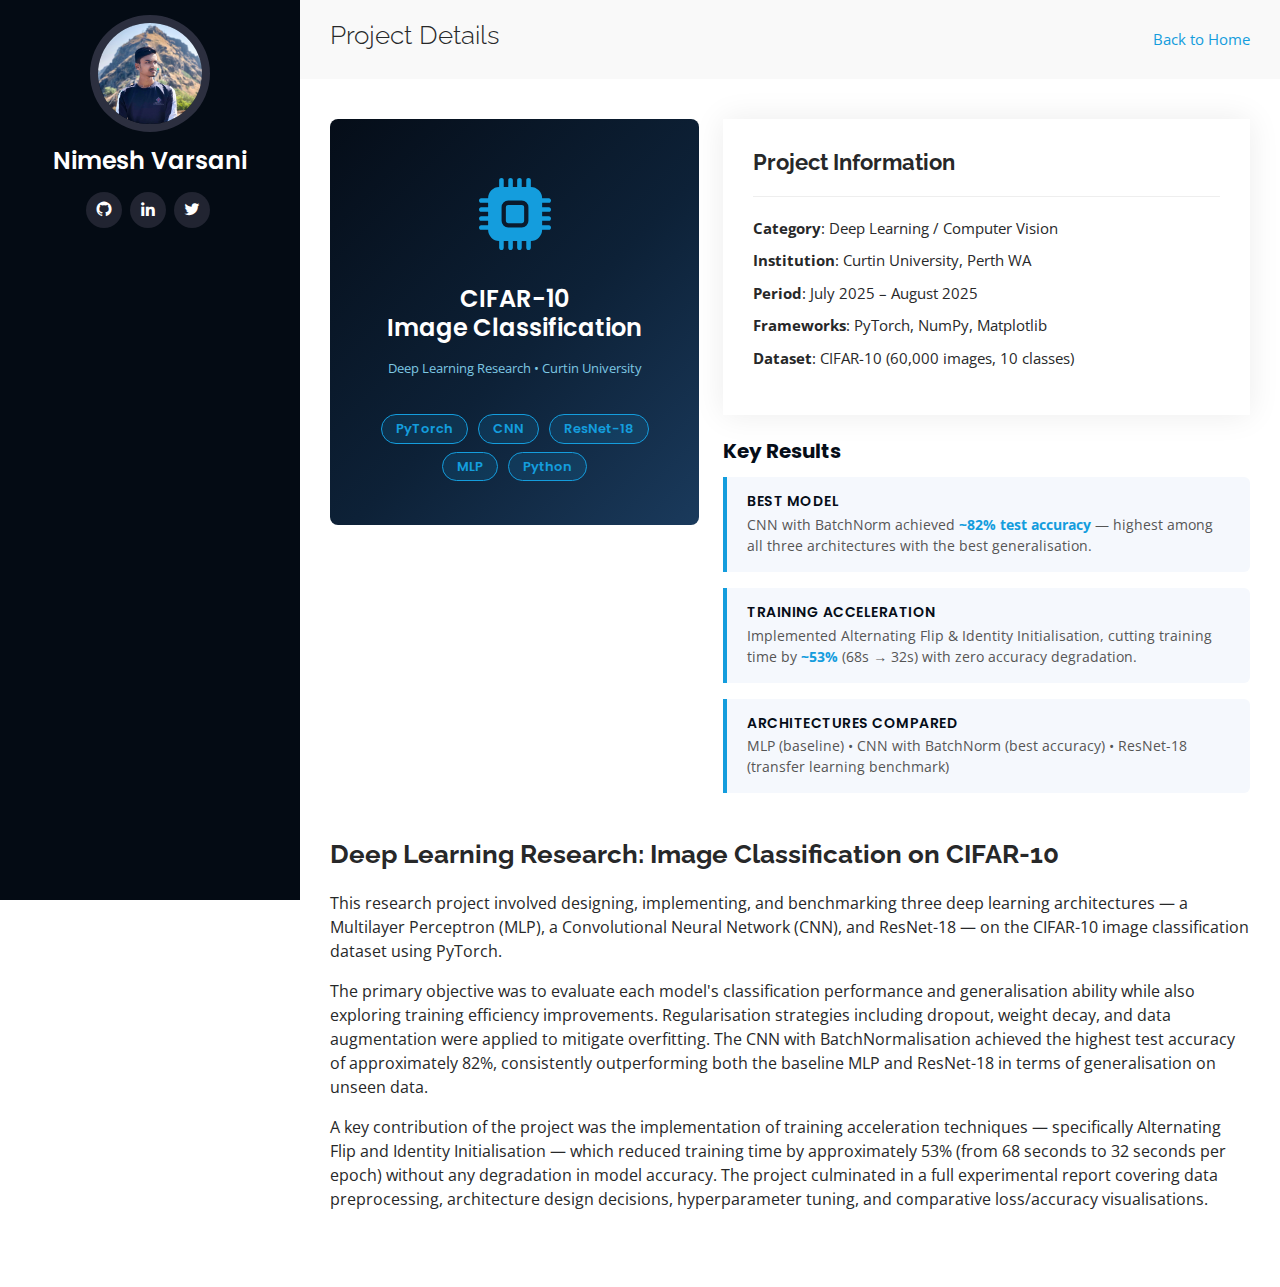
<file: cifar10-details.html>
<!DOCTYPE html>
<html lang="en">

<head>
  <meta charset="utf-8">
  <meta content="width=device-width, initial-scale=1.0" name="viewport">

  <title>CIFAR-10 Image Classification | Nimesh Varsani</title>
  <meta content="Deep learning research project benchmarking MLP, CNN, and ResNet-18 on CIFAR-10 using PyTorch." name="description">

  <!-- Favicons -->
  <link href="assets/img/favicon.png" rel="icon">
  <link href="assets/img/apple-touch-icon.png" rel="apple-touch-icon">

  <!-- Google Fonts -->
  <link href="https://fonts.googleapis.com/css?family=Open+Sans:300,300i,400,400i,600,600i,700,700i|Raleway:300,300i,400,400i,500,500i,600,600i,700,700i|Poppins:300,300i,400,400i,500,500i,600,600i,700,700i" rel="stylesheet">

  <!-- Vendor CSS Files -->
  <link href="assets/vendor/aos/aos.css" rel="stylesheet">
  <link href="assets/vendor/bootstrap/css/bootstrap.min.css" rel="stylesheet">
  <link href="assets/vendor/bootstrap-icons/bootstrap-icons.css" rel="stylesheet">
  <link href="assets/vendor/boxicons/css/boxicons.min.css" rel="stylesheet">
  <link href="assets/vendor/glightbox/css/glightbox.min.css" rel="stylesheet">
  <link href="assets/vendor/swiper/swiper-bundle.min.css" rel="stylesheet">

  <!-- Template Main CSS File -->
  <link href="assets/css/style.css" rel="stylesheet">

  <style>
    .ai-hero-banner {
      background: linear-gradient(135deg, #050d18 0%, #0d2137 55%, #1a3a5c 100%);
      border-radius: 8px;
      display: flex;
      flex-direction: column;
      align-items: center;
      justify-content: center;
      min-height: 320px;
      padding: 40px 20px;
    }
    .stat-badge {
      display: inline-block;
      background: rgba(20, 157, 221, 0.15);
      border: 1px solid #149ddd;
      color: #149ddd;
      border-radius: 20px;
      padding: 4px 14px;
      font-size: 13px;
      font-family: 'Poppins', sans-serif;
      font-weight: 600;
      margin: 4px 3px;
    }
    .result-card {
      background: #f5f8fd;
      border-left: 4px solid #149ddd;
      padding: 16px 20px;
      margin-bottom: 16px;
      border-radius: 0 6px 6px 0;
    }
    .result-card h6 {
      font-family: 'Poppins', sans-serif;
      font-weight: 600;
      color: #050d18;
      margin-bottom: 4px;
      font-size: 14px;
      text-transform: uppercase;
      letter-spacing: 0.5px;
    }
    .result-card p {
      margin: 0;
      font-size: 14px;
      color: #555;
    }
    .result-card .highlight {
      color: #149ddd;
      font-weight: 700;
    }
  </style>
</head>

<body>

  <!-- ======= Mobile nav toggle button ======= -->
  <i class="bi bi-list mobile-nav-toggle d-xl-none"></i>

  <!-- ======= Header ======= -->
  <header id="header">
    <div class="d-flex flex-column">
      <div class="profile">
        <img src="assets/img/profile-img.jpg" alt="" class="img-fluid rounded-circle">
        <h1 class="text-light"><a href="index.html">Nimesh Varsani</a></h1>
        <div class="social-links mt-3 text-center">
          <a href="https://github.com/NimeshVarsani" target="_blank" class="github"><i class="bx bxl-github"></i></a>
          <a href="https://www.linkedin.com/in/nimeshvarsani" target="_blank" class="linkedin"><i class="bx bxl-linkedin"></i></a>
          <a href="https://twitter.com/nimesh_varsani" target="_blank" class="twitter"><i class="bx bxl-twitter"></i></a>
        </div>
      </div>
    </div>
  </header><!-- End Header -->

  <main id="main">

    <!-- ======= Breadcrumbs ======= -->
    <section id="breadcrumbs" class="breadcrumbs">
      <div class="container">
        <div class="d-flex justify-content-between align-items-center">
          <h2>Project Details</h2>
          <ol>
            <li><a href="index.html">Back to Home</a></li>
          </ol>
        </div>
      </div>
    </section>

    <!-- ======= Portfolio Details Section ======= -->
    <section id="portfolio-details" class="portfolio-details">
      <div class="container">

        <div class="row gy-4">

          <div class="col-lg-5">
            <div class="ai-hero-banner">
              <i class="bi bi-cpu-fill" style="font-size:72px; color:#149ddd;"></i>
              <h4 style="color:#fff; font-family:'Poppins',sans-serif; font-weight:600; margin-top:18px; text-align:center;">CIFAR-10<br>Image Classification</h4>
              <p style="color:#7ec8e3; font-size:13px; margin-top:8px; text-align:center;">Deep Learning Research &bull; Curtin University</p>
              <div style="margin-top:16px; text-align:center;">
                <span class="stat-badge">PyTorch</span>
                <span class="stat-badge">CNN</span>
                <span class="stat-badge">ResNet-18</span>
                <span class="stat-badge">MLP</span>
                <span class="stat-badge">Python</span>
              </div>
            </div>
          </div>

          <div class="col-lg-7">
            <div class="portfolio-info">
              <h3>Project Information</h3>
              <ul>
                <li><strong>Category</strong>: Deep Learning / Computer Vision</li>
                <li><strong>Institution</strong>: Curtin University, Perth WA</li>
                <li><strong>Period</strong>: July 2025 &ndash; August 2025</li>
                <li><strong>Frameworks</strong>: PyTorch, NumPy, Matplotlib</li>
                <li><strong>Dataset</strong>: CIFAR-10 (60,000 images, 10 classes)</li>
              </ul>
            </div>

            <div class="mt-4">
              <h5 style="font-family:'Poppins',sans-serif; font-weight:700; color:#050d18; margin-bottom:14px;">Key Results</h5>

              <div class="result-card">
                <h6>Best Model</h6>
                <p>CNN with BatchNorm achieved <span class="highlight">~82% test accuracy</span> — highest among all three architectures with the best generalisation.</p>
              </div>

              <div class="result-card">
                <h6>Training Acceleration</h6>
                <p>Implemented Alternating Flip &amp; Identity Initialisation, cutting training time by <span class="highlight">~53%</span> (68s &rarr; 32s) with zero accuracy degradation.</p>
              </div>

              <div class="result-card">
                <h6>Architectures Compared</h6>
                <p>MLP (baseline) &bull; CNN with BatchNorm (best accuracy) &bull; ResNet-18 (transfer learning benchmark)</p>
              </div>
            </div>
          </div>

        </div>

        <div class="portfolio-description">
          <h2>Deep Learning Research: Image Classification on CIFAR-10</h2>
          <p>
            This research project involved designing, implementing, and benchmarking three deep learning architectures — a Multilayer Perceptron (MLP), a Convolutional Neural Network (CNN), and ResNet-18 — on the CIFAR-10 image classification dataset using PyTorch.
          </p>
          <p>
            The primary objective was to evaluate each model's classification performance and generalisation ability while also exploring training efficiency improvements. Regularisation strategies including dropout, weight decay, and data augmentation were applied to mitigate overfitting. The CNN with BatchNormalisation achieved the highest test accuracy of approximately 82%, consistently outperforming both the baseline MLP and ResNet-18 in terms of generalisation on unseen data.
          </p>
          <p>
            A key contribution of the project was the implementation of training acceleration techniques — specifically Alternating Flip and Identity Initialisation — which reduced training time by approximately 53% (from 68 seconds to 32 seconds per epoch) without any degradation in model accuracy. The project culminated in a full experimental report covering data preprocessing, architecture design decisions, hyperparameter tuning, and comparative loss/accuracy visualisations.
          </p>
        </div>

      </div>
    </section>

  </main>

  <a href="#" class="back-to-top d-flex align-items-center justify-content-center"><i class="bi bi-arrow-up-short"></i></a>

  <!-- Vendor JS Files -->
  <script src="assets/vendor/purecounter/purecounter_vanilla.js"></script>
  <script src="assets/vendor/aos/aos.js"></script>
  <script src="assets/vendor/bootstrap/js/bootstrap.bundle.min.js"></script>
  <script src="assets/vendor/glightbox/js/glightbox.min.js"></script>
  <script src="assets/vendor/isotope-layout/isotope.pkgd.min.js"></script>
  <script src="assets/vendor/swiper/swiper-bundle.min.js"></script>
  <script src="assets/vendor/typed.js/typed.umd.js"></script>
  <script src="assets/vendor/waypoints/noframework.waypoints.js"></script>

  <script src="assets/js/main.js"></script>

</body>

</html>
</file>
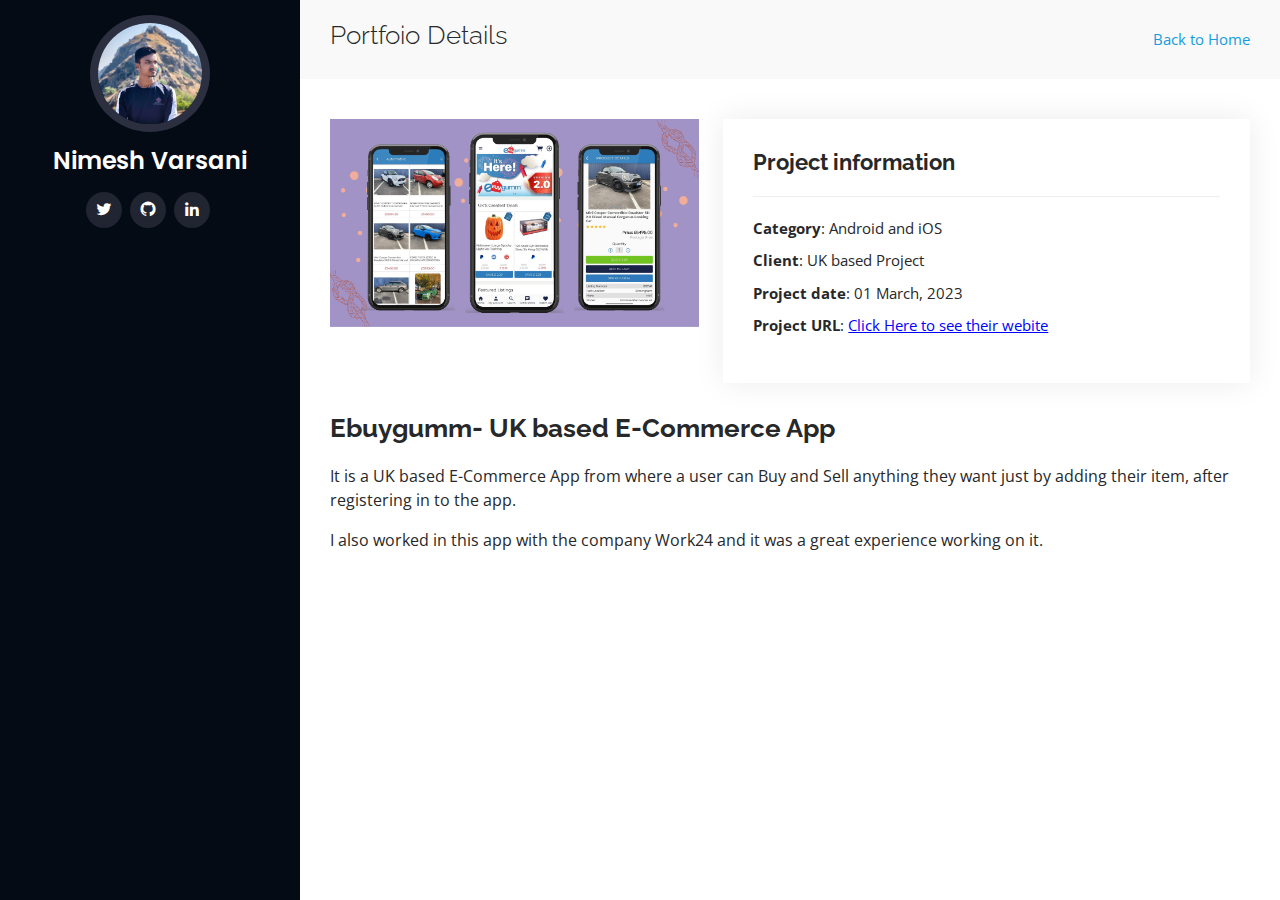
<file: ebuygumm-details.html>
<!DOCTYPE html>
<html lang="en">

<head>
  <meta charset="utf-8">
  <meta content="width=device-width, initial-scale=1.0" name="viewport">

  <title>Portfolio Details</title>
  <meta content="" name="description">
  <meta content="" name="keywords">

  <!-- Favicons -->
  <link href="assets/img/favicon.png" rel="icon">
  <link href="assets/img/apple-touch-icon.png" rel="apple-touch-icon">

  <!-- Google Fonts -->
  <link href="https://fonts.googleapis.com/css?family=Open+Sans:300,300i,400,400i,600,600i,700,700i|Raleway:300,300i,400,400i,500,500i,600,600i,700,700i|Poppins:300,300i,400,400i,500,500i,600,600i,700,700i" rel="stylesheet">

  <!-- Vendor CSS Files -->
  <link href="assets/vendor/aos/aos.css" rel="stylesheet">
  <link href="assets/vendor/bootstrap/css/bootstrap.min.css" rel="stylesheet">
  <link href="assets/vendor/bootstrap-icons/bootstrap-icons.css" rel="stylesheet">
  <link href="assets/vendor/boxicons/css/boxicons.min.css" rel="stylesheet">
  <link href="assets/vendor/glightbox/css/glightbox.min.css" rel="stylesheet">
  <link href="assets/vendor/swiper/swiper-bundle.min.css" rel="stylesheet">

  <!-- Template Main CSS File -->
  <link href="assets/css/style.css" rel="stylesheet">
</head>

<body>

  <!-- ======= Mobile nav toggle button ======= -->
  <i class="bi bi-list mobile-nav-toggle d-xl-none"></i>

  <!-- ======= Header ======= -->
  <header id="header">
    <div class="d-flex flex-column">

      <div class="profile">
        <img src="assets/img/profile-img.jpg" alt="" class="img-fluid rounded-circle">
        <h1 class="text-light"><a href="index.html">Nimesh Varsani</a></h1>
        <div class="social-links mt-3 text-center">
          <a href="https://twitter.com/nimesh_varsani" target="_blank" class="twitter"><i class="bx bxl-twitter"></i></a>
          <a href="https://github.com/NimeshVarsani" target="_blank" class="github"><i class="bx bxl-github"></i></a>
          <a href="https://www.linkedin.com/in/nimesh-varsani/" target="_blank" class="linkedin"><i class="bx bxl-linkedin"></i></a>
        </div>
      </div>

      <!-- <nav id="navbar" class="nav-menu navbar">
        <ul>
          <li><a href="#hero" class="nav-link scrollto active"><i class="bx bx-home"></i> <span>Home</span></a></li>
          <li><a href="#about" class="nav-link scrollto"><i class="bx bx-user"></i> <span>About</span></a></li>
          <li><a href="#resume" class="nav-link scrollto"><i class="bx bx-file-blank"></i> <span>Resume</span></a></li>
          <li><a href="#portfolio" class="nav-link scrollto"><i class="bx bx-book-content"></i> <span>Portfolio</span></a></li>
          <li><a href="#services" class="nav-link scrollto"><i class="bx bx-server"></i> <span>Services</span></a></li>
          <li><a href="#contact" class="nav-link scrollto"><i class="bx bx-envelope"></i> <span>Contact</span></a></li>
        </ul>
      </nav> -->
      
      <!-- .nav-menu -->
    </div>
  </header><!-- End Header -->

  <main id="main">

    <!-- ======= Breadcrumbs ======= -->
    <section id="breadcrumbs" class="breadcrumbs">
      <div class="container">

        <div class="d-flex justify-content-between align-items-center">
          <h2>Portfoio Details</h2>
          <ol>
            <li><a href="index.html">Back to Home</a></li>
            <!-- <li>Portfoio Details</li> -->
          </ol>
        </div>

      </div>
    </section><!-- End Breadcrumbs -->

    <!-- ======= Portfolio Details Section ======= -->
    <section id="portfolio-details" class="portfolio-details">
      <div class="container">

        <div class="row gy-4">

          <div class="col-lg-5">
            <div class="portfolio-details-slider swiper">
              <div class="swiper-wrapper align-items-center">

                <div class="swiper-slide">
                  <img src="assets/img/portfolio/ebuygumm.png" alt="">
                </div>

              </div>
              <div class="swiper-pagination"></div>
            </div>
          </div>

          <div class="col-lg-7">
            <div class="portfolio-info">
              <h3>Project information</h3>
              <ul>
                <li><strong>Category</strong>: Android and iOS </li>
                <li><strong>Client</strong>: UK based Project</li>
                <li><strong>Project date</strong>: 01 March, 2023</li>
                <li><strong>Project URL</strong>: <a href="https://ebuygumm.co.uk/" target="_blank"> 
                  <span style="text-decoration: underline; color: blue;">Click Here to see their webite</span>
                </a></li>
              </ul>
            </div>
            
          </div>

        </div>

        <div class="portfolio-description">
          <h2>Ebuygumm- UK based E-Commerce App</h2>
          <p>
            It is a UK based E-Commerce App from where a user can Buy and Sell anything they want just by adding their item, after registering in to the app.
          </p>
          <p>
            I also worked in this app with the company Work24 and it was a great experience working on it.
          </p>
        </div>

      </div>
    </section><!-- End Portfolio Details Section -->

  </main><!-- End #main -->


  <a href="#" class="back-to-top d-flex align-items-center justify-content-center"><i class="bi bi-arrow-up-short"></i></a>

  <!-- Vendor JS Files -->
  <script src="assets/vendor/purecounter/purecounter_vanilla.js"></script>
  <script src="assets/vendor/aos/aos.js"></script>
  <script src="assets/vendor/bootstrap/js/bootstrap.bundle.min.js"></script>
  <script src="assets/vendor/glightbox/js/glightbox.min.js"></script>
  <script src="assets/vendor/isotope-layout/isotope.pkgd.min.js"></script>
  <script src="assets/vendor/swiper/swiper-bundle.min.js"></script>
  <script src="assets/vendor/typed.js/typed.umd.js"></script>
  <script src="assets/vendor/waypoints/noframework.waypoints.js"></script>
  <script src="assets/vendor/php-email-form/validate.js"></script>

  <!-- Template Main JS File -->
  <script src="assets/js/main.js"></script>

</body>

</html>
</file>
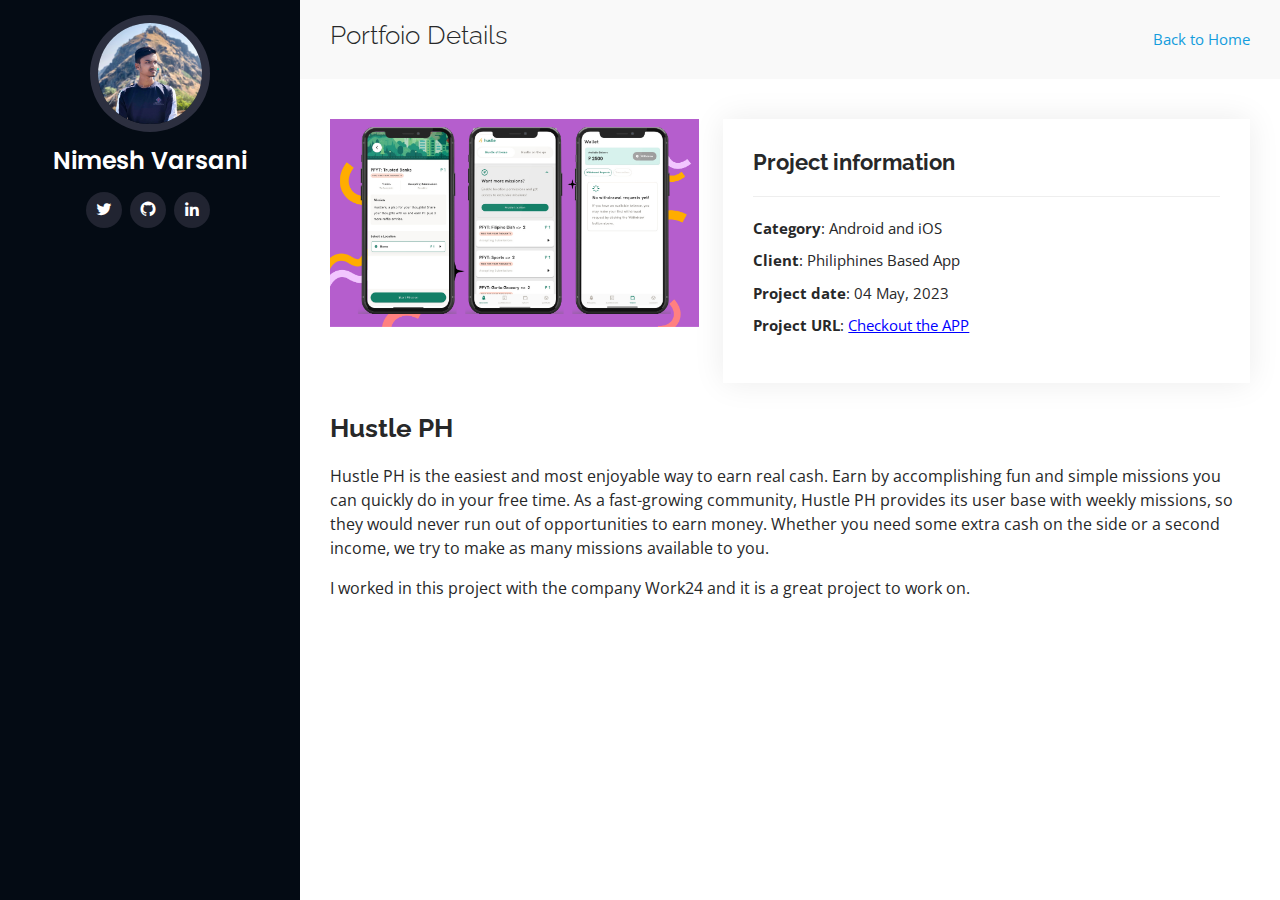
<file: hustle-details.html>
<!DOCTYPE html>
<html lang="en">

<head>
  <meta charset="utf-8">
  <meta content="width=device-width, initial-scale=1.0" name="viewport">

  <title>Portfolio Details</title>
  <meta content="" name="description">
  <meta content="" name="keywords">

  <!-- Favicons -->
  <link href="assets/img/favicon.png" rel="icon">
  <link href="assets/img/apple-touch-icon.png" rel="apple-touch-icon">

  <!-- Google Fonts -->
  <link href="https://fonts.googleapis.com/css?family=Open+Sans:300,300i,400,400i,600,600i,700,700i|Raleway:300,300i,400,400i,500,500i,600,600i,700,700i|Poppins:300,300i,400,400i,500,500i,600,600i,700,700i" rel="stylesheet">

  <!-- Vendor CSS Files -->
  <link href="assets/vendor/aos/aos.css" rel="stylesheet">
  <link href="assets/vendor/bootstrap/css/bootstrap.min.css" rel="stylesheet">
  <link href="assets/vendor/bootstrap-icons/bootstrap-icons.css" rel="stylesheet">
  <link href="assets/vendor/boxicons/css/boxicons.min.css" rel="stylesheet">
  <link href="assets/vendor/glightbox/css/glightbox.min.css" rel="stylesheet">
  <link href="assets/vendor/swiper/swiper-bundle.min.css" rel="stylesheet">

  <!-- Template Main CSS File -->
  <link href="assets/css/style.css" rel="stylesheet">
</head>

<body>

  <!-- ======= Mobile nav toggle button ======= -->
  <i class="bi bi-list mobile-nav-toggle d-xl-none"></i>

  <!-- ======= Header ======= -->
  <header id="header">
    <div class="d-flex flex-column">

      <div class="profile">
        <img src="assets/img/profile-img.jpg" alt="" class="img-fluid rounded-circle">
        <h1 class="text-light"><a href="index.html">Nimesh Varsani</a></h1>
        <div class="social-links mt-3 text-center">
          <a href="https://twitter.com/nimesh_varsani" target="_blank" class="twitter"><i class="bx bxl-twitter"></i></a>
          <a href="https://github.com/NimeshVarsani" target="_blank" class="github"><i class="bx bxl-github"></i></a>
          <a href="https://www.linkedin.com/in/nimesh-varsani/" target="_blank" class="linkedin"><i class="bx bxl-linkedin"></i></a>
        </div>
      </div>

      <!-- <nav id="navbar" class="nav-menu navbar">
        <ul>
          <li><a href="#hero" class="nav-link scrollto active"><i class="bx bx-home"></i> <span>Home</span></a></li>
          <li><a href="#about" class="nav-link scrollto"><i class="bx bx-user"></i> <span>About</span></a></li>
          <li><a href="#resume" class="nav-link scrollto"><i class="bx bx-file-blank"></i> <span>Resume</span></a></li>
          <li><a href="#portfolio" class="nav-link scrollto"><i class="bx bx-book-content"></i> <span>Portfolio</span></a></li>
          <li><a href="#services" class="nav-link scrollto"><i class="bx bx-server"></i> <span>Services</span></a></li>
          <li><a href="#contact" class="nav-link scrollto"><i class="bx bx-envelope"></i> <span>Contact</span></a></li>
        </ul>
      </nav> -->
      
      <!-- .nav-menu -->
    </div>
  </header><!-- End Header -->

  <main id="main">

    <!-- ======= Breadcrumbs ======= -->
    <section id="breadcrumbs" class="breadcrumbs">
      <div class="container">

        <div class="d-flex justify-content-between align-items-center">
          <h2>Portfoio Details</h2>
          <ol>
            <li><a href="index.html">Back to Home</a></li>
            <!-- <li>Portfoio Details</li> -->
          </ol>
        </div>

      </div>
    </section><!-- End Breadcrumbs -->

    <!-- ======= Portfolio Details Section ======= -->
    <section id="portfolio-details" class="portfolio-details">
      <div class="container">

        <div class="row gy-4">

          <div class="col-lg-5">
            <div class="portfolio-details-slider swiper">
              <div class="swiper-wrapper align-items-center">

                <div class="swiper-slide">
                  <img src="assets/img/portfolio/Hustle_ph.png" alt="">
                </div>

              </div>
              <div class="swiper-pagination"></div>
            </div>
          </div>

          <div class="col-lg-7">
            <div class="portfolio-info">
              <h3>Project information</h3>
              <ul>
                <li><strong>Category</strong>: Android and iOS </li>
                <li><strong>Client</strong>: Philiphines Based App </li>
                <li><strong>Project date</strong>: 04 May, 2023</li>
                <li><strong>Project URL</strong>: <a href="https://play.google.com/store/apps/details?id=com.hustleph.hustleph&hl=en_US" target="_blank"> 
                  <span style="text-decoration: underline; color: blue;">Checkout the APP</span>
                </a></li>
              </ul>
            </div>
            
          </div>

        </div>

        <div class="portfolio-description">
          <h2>Hustle PH</h2>
          <p>
            Hustle PH is the easiest and most enjoyable way to earn real cash. Earn by accomplishing fun and simple missions you can quickly do in your free time. As a fast-growing community, Hustle PH provides its user base with weekly missions, so they would never run out of opportunities to earn money. Whether you need some extra cash on the side or a second income, we try to make as many missions available to you.
          </p>
          <p>
            I worked in this project with the company Work24 and it is a great project to work on.
          </p>
        </div>

      </div>
    </section><!-- End Portfolio Details Section -->

  </main><!-- End #main -->


  <a href="#" class="back-to-top d-flex align-items-center justify-content-center"><i class="bi bi-arrow-up-short"></i></a>

  <!-- Vendor JS Files -->
  <script src="assets/vendor/purecounter/purecounter_vanilla.js"></script>
  <script src="assets/vendor/aos/aos.js"></script>
  <script src="assets/vendor/bootstrap/js/bootstrap.bundle.min.js"></script>
  <script src="assets/vendor/glightbox/js/glightbox.min.js"></script>
  <script src="assets/vendor/isotope-layout/isotope.pkgd.min.js"></script>
  <script src="assets/vendor/swiper/swiper-bundle.min.js"></script>
  <script src="assets/vendor/typed.js/typed.umd.js"></script>
  <script src="assets/vendor/waypoints/noframework.waypoints.js"></script>
  <script src="assets/vendor/php-email-form/validate.js"></script>

  <!-- Template Main JS File -->
  <script src="assets/js/main.js"></script>

</body>

</html>
</file>
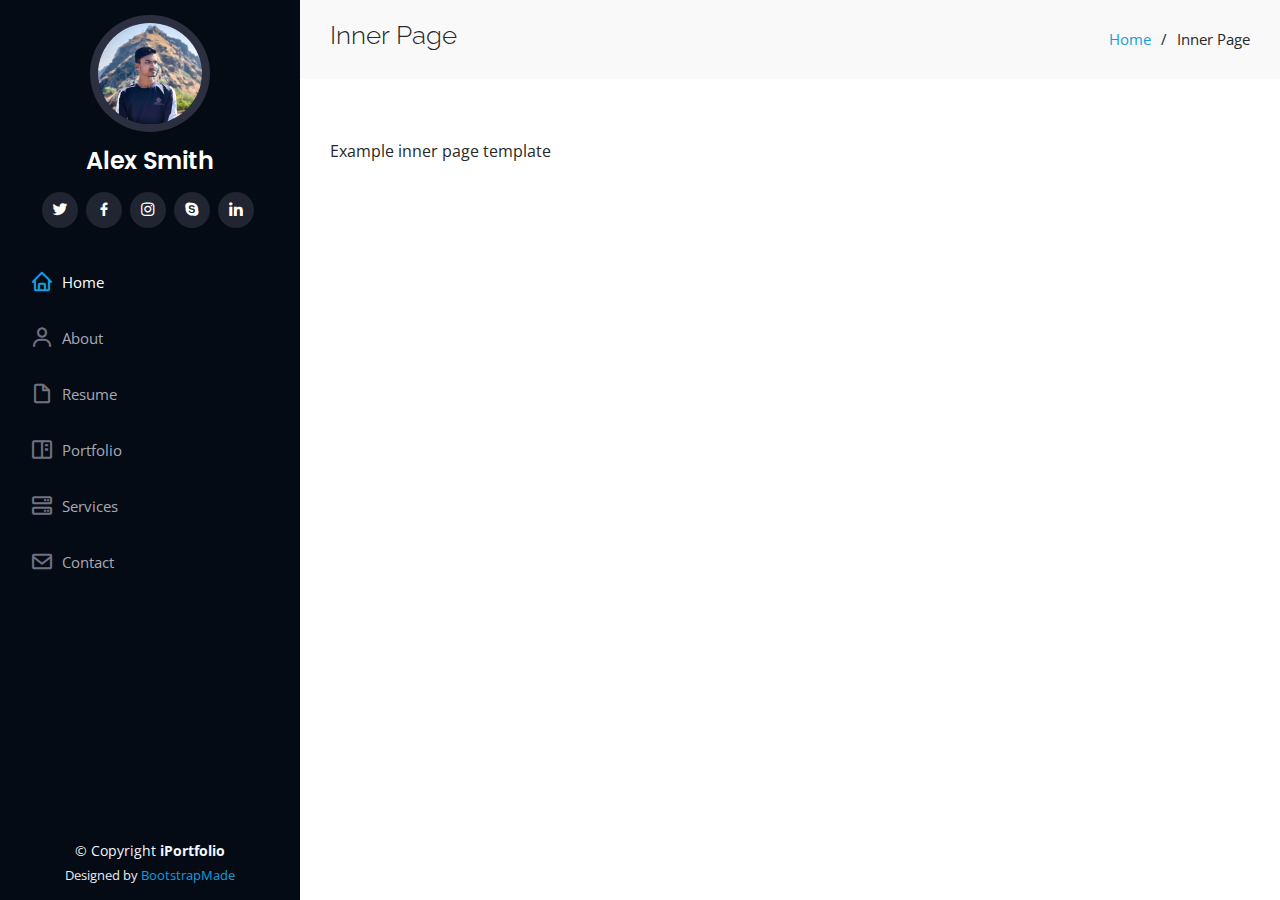
<file: inner-page.html>
<!DOCTYPE html>
<html lang="en">

<head>
  <meta charset="utf-8">
  <meta content="width=device-width, initial-scale=1.0" name="viewport">

  <title>Inner Page - iPortfolio Bootstrap Template</title>
  <meta content="" name="description">
  <meta content="" name="keywords">

  <!-- Favicons -->
  <link href="assets/img/favicon.png" rel="icon">
  <link href="assets/img/apple-touch-icon.png" rel="apple-touch-icon">

  <!-- Google Fonts -->
  <link href="https://fonts.googleapis.com/css?family=Open+Sans:300,300i,400,400i,600,600i,700,700i|Raleway:300,300i,400,400i,500,500i,600,600i,700,700i|Poppins:300,300i,400,400i,500,500i,600,600i,700,700i" rel="stylesheet">

  <!-- Vendor CSS Files -->
  <link href="assets/vendor/aos/aos.css" rel="stylesheet">
  <link href="assets/vendor/bootstrap/css/bootstrap.min.css" rel="stylesheet">
  <link href="assets/vendor/bootstrap-icons/bootstrap-icons.css" rel="stylesheet">
  <link href="assets/vendor/boxicons/css/boxicons.min.css" rel="stylesheet">
  <link href="assets/vendor/glightbox/css/glightbox.min.css" rel="stylesheet">
  <link href="assets/vendor/swiper/swiper-bundle.min.css" rel="stylesheet">

  <!-- Template Main CSS File -->
  <link href="assets/css/style.css" rel="stylesheet">

  <!-- =======================================================
  * Template Name: iPortfolio
  * Updated: May 30 2023 with Bootstrap v5.3.0
  * Template URL: https://bootstrapmade.com/iportfolio-bootstrap-portfolio-websites-template/
  * Author: BootstrapMade.com
  * License: https://bootstrapmade.com/license/
  ======================================================== -->
</head>

<body>

  <!-- ======= Mobile nav toggle button ======= -->
  <i class="bi bi-list mobile-nav-toggle d-xl-none"></i>

  <!-- ======= Header ======= -->
  <header id="header">
    <div class="d-flex flex-column">

      <div class="profile">
        <img src="assets/img/profile-img.jpg" alt="" class="img-fluid rounded-circle">
        <h1 class="text-light"><a href="index.html">Alex Smith</a></h1>
        <div class="social-links mt-3 text-center">
          <a href="#" class="twitter"><i class="bx bxl-twitter"></i></a>
          <a href="#" class="facebook"><i class="bx bxl-facebook"></i></a>
          <a href="#" class="instagram"><i class="bx bxl-instagram"></i></a>
          <a href="#" class="google-plus"><i class="bx bxl-skype"></i></a>
          <a href="#" class="linkedin"><i class="bx bxl-linkedin"></i></a>
        </div>
      </div>

      <nav id="navbar" class="nav-menu navbar">
        <ul>
          <li><a href="#hero" class="nav-link scrollto active"><i class="bx bx-home"></i> <span>Home</span></a></li>
          <li><a href="#about" class="nav-link scrollto"><i class="bx bx-user"></i> <span>About</span></a></li>
          <li><a href="#resume" class="nav-link scrollto"><i class="bx bx-file-blank"></i> <span>Resume</span></a></li>
          <li><a href="#portfolio" class="nav-link scrollto"><i class="bx bx-book-content"></i> <span>Portfolio</span></a></li>
          <li><a href="#services" class="nav-link scrollto"><i class="bx bx-server"></i> <span>Services</span></a></li>
          <li><a href="#contact" class="nav-link scrollto"><i class="bx bx-envelope"></i> <span>Contact</span></a></li>
        </ul>
      </nav><!-- .nav-menu -->
    </div>
  </header><!-- End Header -->

  <main id="main">

    <!-- ======= Breadcrumbs ======= -->
    <section class="breadcrumbs">
      <div class="container">

        <div class="d-flex justify-content-between align-items-center">
          <h2>Inner Page</h2>
          <ol>
            <li><a href="index.html">Home</a></li>
            <li>Inner Page</li>
          </ol>
        </div>

      </div>
    </section><!-- End Breadcrumbs -->

    <section class="inner-page">
      <div class="container">
        <p>
          Example inner page template
        </p>
      </div>
    </section>

  </main><!-- End #main -->

  <!-- ======= Footer ======= -->
  <footer id="footer">
    <div class="container">
      <div class="copyright">
        &copy; Copyright <strong><span>iPortfolio</span></strong>
      </div>
      <div class="credits">
        <!-- All the links in the footer should remain intact. -->
        <!-- You can delete the links only if you purchased the pro version. -->
        <!-- Licensing information: https://bootstrapmade.com/license/ -->
        <!-- Purchase the pro version with working PHP/AJAX contact form: https://bootstrapmade.com/iportfolio-bootstrap-portfolio-websites-template/ -->
        Designed by <a href="https://bootstrapmade.com/">BootstrapMade</a>
      </div>
    </div>
  </footer><!-- End  Footer -->

  <a href="#" class="back-to-top d-flex align-items-center justify-content-center"><i class="bi bi-arrow-up-short"></i></a>

  <!-- Vendor JS Files -->
  <script src="assets/vendor/purecounter/purecounter_vanilla.js"></script>
  <script src="assets/vendor/aos/aos.js"></script>
  <script src="assets/vendor/bootstrap/js/bootstrap.bundle.min.js"></script>
  <script src="assets/vendor/glightbox/js/glightbox.min.js"></script>
  <script src="assets/vendor/isotope-layout/isotope.pkgd.min.js"></script>
  <script src="assets/vendor/swiper/swiper-bundle.min.js"></script>
  <script src="assets/vendor/typed.js/typed.umd.js"></script>
  <script src="assets/vendor/waypoints/noframework.waypoints.js"></script>
  <script src="assets/vendor/php-email-form/validate.js"></script>

  <!-- Template Main JS File -->
  <script src="assets/js/main.js"></script>

</body>

</html>
</file>
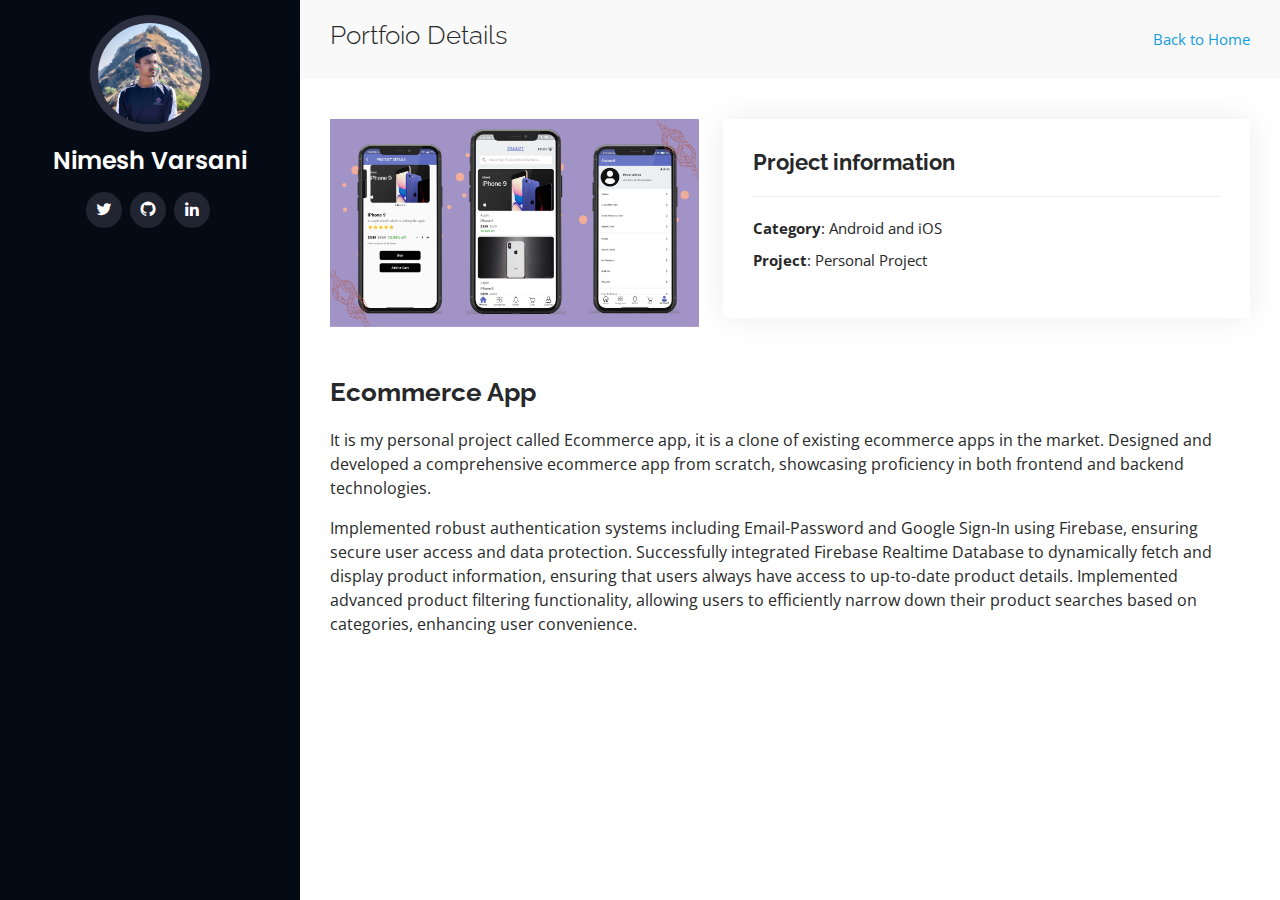
<file: mmart-details.html>
<!DOCTYPE html>
<html lang="en">

<head>
  <meta charset="utf-8">
  <meta content="width=device-width, initial-scale=1.0" name="viewport">

  <title>Portfolio Details</title>
  <meta content="" name="description">
  <meta content="" name="keywords">

  <!-- Favicons -->
  <link href="assets/img/favicon.png" rel="icon">
  <link href="assets/img/apple-touch-icon.png" rel="apple-touch-icon">

  <!-- Google Fonts -->
  <link href="https://fonts.googleapis.com/css?family=Open+Sans:300,300i,400,400i,600,600i,700,700i|Raleway:300,300i,400,400i,500,500i,600,600i,700,700i|Poppins:300,300i,400,400i,500,500i,600,600i,700,700i" rel="stylesheet">

  <!-- Vendor CSS Files -->
  <link href="assets/vendor/aos/aos.css" rel="stylesheet">
  <link href="assets/vendor/bootstrap/css/bootstrap.min.css" rel="stylesheet">
  <link href="assets/vendor/bootstrap-icons/bootstrap-icons.css" rel="stylesheet">
  <link href="assets/vendor/boxicons/css/boxicons.min.css" rel="stylesheet">
  <link href="assets/vendor/glightbox/css/glightbox.min.css" rel="stylesheet">
  <link href="assets/vendor/swiper/swiper-bundle.min.css" rel="stylesheet">

  <!-- Template Main CSS File -->
  <link href="assets/css/style.css" rel="stylesheet">
</head>

<body>

  <!-- ======= Mobile nav toggle button ======= -->
  <i class="bi bi-list mobile-nav-toggle d-xl-none"></i>

  <!-- ======= Header ======= -->
  <header id="header">
    <div class="d-flex flex-column">

      <div class="profile">
        <img src="assets/img/profile-img.jpg" alt="" class="img-fluid rounded-circle">
        <h1 class="text-light"><a href="index.html">Nimesh Varsani</a></h1>
        <div class="social-links mt-3 text-center">
          <a href="https://twitter.com/nimesh_varsani" target="_blank" class="twitter"><i class="bx bxl-twitter"></i></a>
          <a href="https://github.com/NimeshVarsani" target="_blank" class="github"><i class="bx bxl-github"></i></a>
          <a href="https://www.linkedin.com/in/nimesh-varsani/" target="_blank" class="linkedin"><i class="bx bxl-linkedin"></i></a>
        </div>
      </div>

      <!-- <nav id="navbar" class="nav-menu navbar">
        <ul>
          <li><a href="#hero" class="nav-link scrollto active"><i class="bx bx-home"></i> <span>Home</span></a></li>
          <li><a href="#about" class="nav-link scrollto"><i class="bx bx-user"></i> <span>About</span></a></li>
          <li><a href="#resume" class="nav-link scrollto"><i class="bx bx-file-blank"></i> <span>Resume</span></a></li>
          <li><a href="#portfolio" class="nav-link scrollto"><i class="bx bx-book-content"></i> <span>Portfolio</span></a></li>
          <li><a href="#services" class="nav-link scrollto"><i class="bx bx-server"></i> <span>Services</span></a></li>
          <li><a href="#contact" class="nav-link scrollto"><i class="bx bx-envelope"></i> <span>Contact</span></a></li>
        </ul>
      </nav> -->
      
      <!-- .nav-menu -->
    </div>
  </header><!-- End Header -->

  <main id="main">

    <!-- ======= Breadcrumbs ======= -->
    <section id="breadcrumbs" class="breadcrumbs">
      <div class="container">

        <div class="d-flex justify-content-between align-items-center">
          <h2>Portfoio Details</h2>
          <ol>
            <li><a href="index.html">Back to Home</a></li>
            <!-- <li>Portfoio Details</li> -->
          </ol>
        </div>

      </div>
    </section><!-- End Breadcrumbs -->

    <!-- ======= Portfolio Details Section ======= -->
    <section id="portfolio-details" class="portfolio-details">
      <div class="container">

        <div class="row gy-4">

          <div class="col-lg-5">
            <div class="portfolio-details-slider swiper">
              <div class="swiper-wrapper align-items-center">

                <div class="swiper-slide">
                  <img src="assets/img/portfolio/mmart.png" alt="">
                </div>

              </div>
              <div class="swiper-pagination"></div>
            </div>
          </div>

          <div class="col-lg-7">
            <div class="portfolio-info">
              <h3>Project information</h3>
              <ul>
                <li><strong>Category</strong>: Android and iOS </li>
                <li><strong>Project</strong>: Personal Project </li>
                <!-- <li><strong>Project date</strong>: </li>
                <li><strong>Project URL</strong>: <a href="https://play.google.com/store/apps/details?id=com.hustleph.hustleph&hl=en_US" target="_blank"> 
                  <span style="text-decoration: underline; color: blue;">Checkout the APP</span> -->
                </a></li>
              </ul>
            </div>
            
          </div>

        </div>

        <div class="portfolio-description">
          <h2>Ecommerce App</h2>
          <p>
            It is my personal project called Ecommerce app, it is a clone of existing ecommerce apps in the market. Designed and developed a comprehensive ecommerce app from scratch, showcasing proficiency in both frontend and backend technologies.
          </p>
          <p>
            Implemented robust authentication systems including Email-Password and Google Sign-In using Firebase, ensuring secure user access and data protection. Successfully integrated Firebase Realtime Database to dynamically fetch and display product information, ensuring that users always have access to up-to-date product details. Implemented advanced product filtering functionality, allowing users to efficiently narrow down their product searches based on categories, enhancing user convenience.
          </p>
        </div>

      </div>
    </section><!-- End Portfolio Details Section -->

  </main><!-- End #main -->


  <a href="#" class="back-to-top d-flex align-items-center justify-content-center"><i class="bi bi-arrow-up-short"></i></a>

  <!-- Vendor JS Files -->
  <script src="assets/vendor/purecounter/purecounter_vanilla.js"></script>
  <script src="assets/vendor/aos/aos.js"></script>
  <script src="assets/vendor/bootstrap/js/bootstrap.bundle.min.js"></script>
  <script src="assets/vendor/glightbox/js/glightbox.min.js"></script>
  <script src="assets/vendor/isotope-layout/isotope.pkgd.min.js"></script>
  <script src="assets/vendor/swiper/swiper-bundle.min.js"></script>
  <script src="assets/vendor/typed.js/typed.umd.js"></script>
  <script src="assets/vendor/waypoints/noframework.waypoints.js"></script>
  <script src="assets/vendor/php-email-form/validate.js"></script>

  <!-- Template Main JS File -->
  <script src="assets/js/main.js"></script>

</body>

</html>
</file>
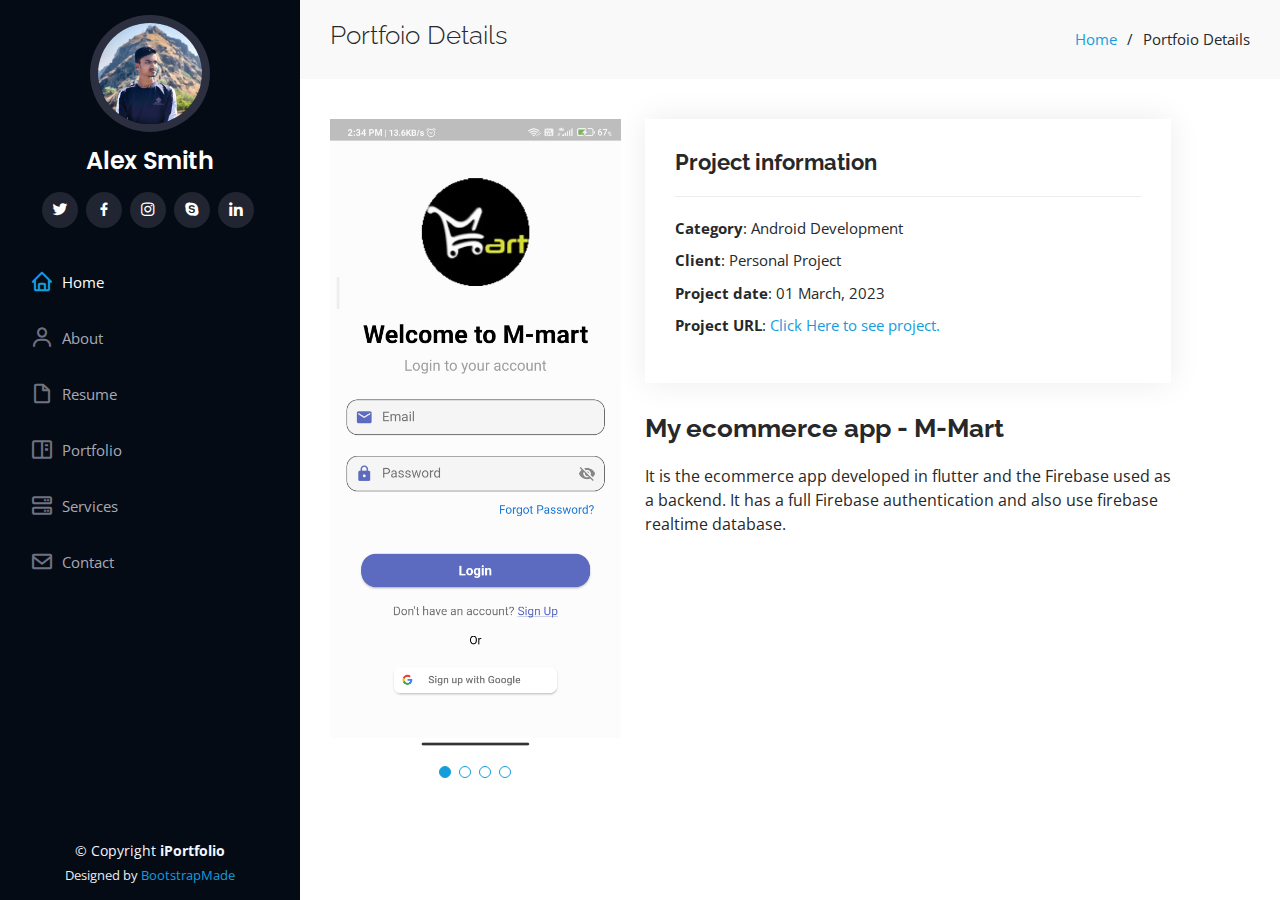
<file: portfolio-details.html>
<!DOCTYPE html>
<html lang="en">

<head>
  <meta charset="utf-8">
  <meta content="width=device-width, initial-scale=1.0" name="viewport">

  <title>Portfolio Details - iPortfolio Bootstrap Template</title>
  <meta content="" name="description">
  <meta content="" name="keywords">

  <!-- Favicons -->
  <link href="assets/img/favicon.png" rel="icon">
  <link href="assets/img/apple-touch-icon.png" rel="apple-touch-icon">

  <!-- Google Fonts -->
  <link href="https://fonts.googleapis.com/css?family=Open+Sans:300,300i,400,400i,600,600i,700,700i|Raleway:300,300i,400,400i,500,500i,600,600i,700,700i|Poppins:300,300i,400,400i,500,500i,600,600i,700,700i" rel="stylesheet">

  <!-- Vendor CSS Files -->
  <link href="assets/vendor/aos/aos.css" rel="stylesheet">
  <link href="assets/vendor/bootstrap/css/bootstrap.min.css" rel="stylesheet">
  <link href="assets/vendor/bootstrap-icons/bootstrap-icons.css" rel="stylesheet">
  <link href="assets/vendor/boxicons/css/boxicons.min.css" rel="stylesheet">
  <link href="assets/vendor/glightbox/css/glightbox.min.css" rel="stylesheet">
  <link href="assets/vendor/swiper/swiper-bundle.min.css" rel="stylesheet">

  <!-- Template Main CSS File -->
  <link href="assets/css/style.css" rel="stylesheet">

  <!-- =======================================================
  * Template Name: iPortfolio
  * Updated: May 30 2023 with Bootstrap v5.3.0
  * Template URL: https://bootstrapmade.com/iportfolio-bootstrap-portfolio-websites-template/
  * Author: BootstrapMade.com
  * License: https://bootstrapmade.com/license/
  ======================================================== -->
</head>

<body>

  <!-- ======= Mobile nav toggle button ======= -->
  <i class="bi bi-list mobile-nav-toggle d-xl-none"></i>

  <!-- ======= Header ======= -->
  <header id="header">
    <div class="d-flex flex-column">

      <div class="profile">
        <img src="assets/img/profile-img.jpg" alt="" class="img-fluid rounded-circle">
        <h1 class="text-light"><a href="index.html">Alex Smith</a></h1>
        <div class="social-links mt-3 text-center">
          <a href="#" class="twitter"><i class="bx bxl-twitter"></i></a>
          <a href="#" class="facebook"><i class="bx bxl-facebook"></i></a>
          <a href="#" class="instagram"><i class="bx bxl-instagram"></i></a>
          <a href="#" class="google-plus"><i class="bx bxl-skype"></i></a>
          <a href="#" class="linkedin"><i class="bx bxl-linkedin"></i></a>
        </div>
      </div>

      <nav id="navbar" class="nav-menu navbar">
        <ul>
          <li><a href="#hero" class="nav-link scrollto active"><i class="bx bx-home"></i> <span>Home</span></a></li>
          <li><a href="#about" class="nav-link scrollto"><i class="bx bx-user"></i> <span>About</span></a></li>
          <li><a href="#resume" class="nav-link scrollto"><i class="bx bx-file-blank"></i> <span>Resume</span></a></li>
          <li><a href="#portfolio" class="nav-link scrollto"><i class="bx bx-book-content"></i> <span>Portfolio</span></a></li>
          <li><a href="#services" class="nav-link scrollto"><i class="bx bx-server"></i> <span>Services</span></a></li>
          <li><a href="#contact" class="nav-link scrollto"><i class="bx bx-envelope"></i> <span>Contact</span></a></li>
        </ul>
      </nav><!-- .nav-menu -->
    </div>
  </header><!-- End Header -->

  <main id="main">

    <!-- ======= Breadcrumbs ======= -->
    <section id="breadcrumbs" class="breadcrumbs">
      <div class="container">

        <div class="d-flex justify-content-between align-items-center">
          <h2>Portfoio Details</h2>
          <ol>
            <li><a href="index.html">Home</a></li>
            <li>Portfoio Details</li>
          </ol>
        </div>

      </div>
    </section><!-- End Breadcrumbs -->

    <!-- ======= Portfolio Details Section ======= -->
    <section id="portfolio-details" class="portfolio-details">
      <div class="container">

        <div class="row gy-4">

          <div class="col-lg-4">
            <div class="portfolio-details-slider swiper">
              <div class="swiper-wrapper align-items-center">

                <div class="swiper-slide">
                  <img src="assets/img/portfolio/login_scr.png" alt="">
                </div>

                <div class="swiper-slide">
                  <img src="assets/img/portfolio/home_scr.jpg" alt="">
                </div>

                <div class="swiper-slide">
                  <img src="assets/img/portfolio/filter_scr.png" alt="">
                </div>

                <div class="swiper-slide">
                  <img src="assets/img/portfolio/detail_scr.png" alt="">
                </div>

              </div>
              <div class="swiper-pagination"></div>
            </div>
          </div>

          <div class="col-lg-7">
            <div class="portfolio-info">
              <h3>Project information</h3>
              <ul>
                <li><strong>Category</strong>: Android Development</li>
                <li><strong>Client</strong>: Personal Project</li>
                <li><strong>Project date</strong>: 01 March, 2023</li>
                <li><strong>Project URL</strong>: <a href="https://github.com/NimeshVarsani/M-mart"> Click Here to see project.</a></li>
              </ul>
            </div>
            <div class="portfolio-description">
              <h2>My ecommerce app - M-Mart</h2>
              <p>
                It is the ecommerce app developed in flutter and the Firebase used as a backend. It has a full Firebase authentication and also use firebase realtime database.
              </p>
            </div>
          </div>

        </div>

      </div>
    </section><!-- End Portfolio Details Section -->

  </main><!-- End #main -->

  <!-- ======= Footer ======= -->
  <footer id="footer">
    <div class="container">
      <div class="copyright">
        &copy; Copyright <strong><span>iPortfolio</span></strong>
      </div>
      <div class="credits">
        <!-- All the links in the footer should remain intact. -->
        <!-- You can delete the links only if you purchased the pro version. -->
        <!-- Licensing information: https://bootstrapmade.com/license/ -->
        <!-- Purchase the pro version with working PHP/AJAX contact form: https://bootstrapmade.com/iportfolio-bootstrap-portfolio-websites-template/ -->
        Designed by <a href="https://bootstrapmade.com/">BootstrapMade</a>
      </div>
    </div>
  </footer><!-- End  Footer -->

  <a href="#" class="back-to-top d-flex align-items-center justify-content-center"><i class="bi bi-arrow-up-short"></i></a>

  <!-- Vendor JS Files -->
  <script src="assets/vendor/purecounter/purecounter_vanilla.js"></script>
  <script src="assets/vendor/aos/aos.js"></script>
  <script src="assets/vendor/bootstrap/js/bootstrap.bundle.min.js"></script>
  <script src="assets/vendor/glightbox/js/glightbox.min.js"></script>
  <script src="assets/vendor/isotope-layout/isotope.pkgd.min.js"></script>
  <script src="assets/vendor/swiper/swiper-bundle.min.js"></script>
  <script src="assets/vendor/typed.js/typed.umd.js"></script>
  <script src="assets/vendor/waypoints/noframework.waypoints.js"></script>
  <script src="assets/vendor/php-email-form/validate.js"></script>

  <!-- Template Main JS File -->
  <script src="assets/js/main.js"></script>

</body>

</html>
</file>
<file: assets/css/style.css>
/**
* Template Name: iPortfolio
* Updated: May 30 2023 with Bootstrap v5.3.0
* Template URL: https://bootstrapmade.com/iportfolio-bootstrap-portfolio-websites-template/
* Author: BootstrapMade.com
* License: https://bootstrapmade.com/license/
*/

/*--------------------------------------------------------------
# General
--------------------------------------------------------------*/
body {
  font-family: "Open Sans", sans-serif;
  color: #272829;
}

a {
  color: #149ddd;
  text-decoration: none;
}

a:hover {
  color: #37b3ed;
  text-decoration: none;
}

h1,
h2,
h3,
h4,
h5,
h6 {
  font-family: "Raleway", sans-serif;
}

/*--------------------------------------------------------------
# Back to top button
--------------------------------------------------------------*/
.back-to-top {
  position: fixed;
  visibility: hidden;
  opacity: 0;
  right: 15px;
  bottom: 15px;
  z-index: 996;
  background: #149ddd;
  width: 40px;
  height: 40px;
  border-radius: 50px;
  transition: all 0.4s;
}

.back-to-top i {
  font-size: 28px;
  color: #fff;
  line-height: 0;
}

.back-to-top:hover {
  background: #2eafec;
  color: #fff;
}

.back-to-top.active {
  visibility: visible;
  opacity: 1;
}

/*--------------------------------------------------------------
# Header
--------------------------------------------------------------*/
#header {
  position: fixed;
  top: 0;
  left: 0;
  bottom: 0;
  width: 300px;
  transition: all ease-in-out 0.5s;
  z-index: 9997;
  transition: all 0.5s;
  padding: 0 15px;
  background: #040b14;
  overflow-y: auto;
}

#header .profile img {
  margin: 15px auto;
  display: block;
  width: 120px;
  border: 8px solid #2c2f3f;
}

#header .profile h1 {
  font-size: 24px;
  margin: 0;
  padding: 0;
  font-weight: 600;
  -moz-text-align-last: center;
  text-align-last: center;
  font-family: "Poppins", sans-serif;
}

#header .profile h1 a,
#header .profile h1 a:hover {
  color: #fff;
  text-decoration: none;
}

#header .profile .social-links a {
  font-size: 18px;
  display: inline-block;
  background: #212431;
  color: #fff;
  line-height: 1;
  padding: 8px 0;
  margin-right: 4px;
  border-radius: 50%;
  text-align: center;
  width: 36px;
  height: 36px;
  transition: 0.3s;
}

#header .profile .social-links a:hover {
  background: #149ddd;
  color: #fff;
  text-decoration: none;
}

#main {
  margin-left: 300px;
}

.container,
.container-fluid {
  padding-left: 30px;
  padding-right: 30px;
}

@media (max-width: 1199px) {
  #header {
    left: -300px;
  }

  #main {
    margin-left: 0;
  }

  .container,
  .container-fluid {
    padding-left: 12px;
    padding-right: 12px;
  }
}

/*--------------------------------------------------------------
# Navigation Menu
--------------------------------------------------------------*/
/* Desktop Navigation */
.nav-menu {
  padding: 30px 0 0 0;
}

.nav-menu * {
  margin: 0;
  padding: 0;
  list-style: none;
}

.nav-menu>ul>li {
  position: relative;
  white-space: nowrap;
}

.nav-menu a,
.nav-menu a:focus {
  display: flex;
  align-items: center;
  color: #a8a9b4;
  padding: 12px 15px;
  margin-bottom: 8px;
  transition: 0.3s;
  font-size: 15px;
}

.nav-menu a i,
.nav-menu a:focus i {
  font-size: 24px;
  padding-right: 8px;
  color: #6f7180;
}

.nav-menu a:hover,
.nav-menu .active,
.nav-menu .active:focus,
.nav-menu li:hover>a {
  text-decoration: none;
  color: #fff;
}

.nav-menu a:hover i,
.nav-menu .active i,
.nav-menu .active:focus i,
.nav-menu li:hover>a i {
  color: #149ddd;
}

/* Mobile Navigation */
.mobile-nav-toggle {
  position: fixed;
  right: 15px;
  top: 15px;
  z-index: 9998;
  border: 0;
  font-size: 24px;
  transition: all 0.4s;
  outline: none !important;
  background-color: #149ddd;
  color: #fff;
  width: 40px;
  height: 40px;
  display: inline-flex;
  align-items: center;
  justify-content: center;
  line-height: 0;
  border-radius: 50px;
  cursor: pointer;
}

.mobile-nav-active {
  overflow: hidden;
}

.mobile-nav-active #header {
  left: 0;
}

/*--------------------------------------------------------------
# Hero Section
--------------------------------------------------------------*/
#hero {
  width: 100%;
  height: 100vh;
  background: url("../img/hero-bg.jpg") top center;
  background-size: cover;
}

#hero:before {
  content: "";
  background: rgba(5, 13, 24, 0.3);
  position: absolute;
  bottom: 0;
  top: 0;
  left: 0;
  right: 0;
  z-index: 1;
}

#hero .hero-container {
  position: relative;
  z-index: 2;
  min-width: 300px;
}

#hero h1 {
  margin: 0 0 10px 0;
  font-size: 64px;
  font-weight: 700;
  line-height: 56px;
  color: #fff;
}

#hero p {
  color: #fff;
  margin-bottom: 50px;
  font-size: 28px;
  font-family: "Poppins", sans-serif;
}

#hero p span {
  color: #fff;
  padding-bottom: 4px;
  letter-spacing: 1px;
  /* border-bottom: 3px solid #149ddd; */
}

@media (min-width: 1024px) {
  #hero {
    background-attachment: fixed;
  }
}

@media (max-width: 768px) {
  #hero h1 {
    font-size: 28px;
    line-height: 36px;
  }

  #hero h2 {
    font-size: 18px;
    line-height: 24px;
    margin-bottom: 30px;
  }
}

/*--------------------------------------------------------------
# Sections General
--------------------------------------------------------------*/
section {
  padding: 60px 0;
  overflow: hidden;
}

.section-bg {
  background: #f5f8fd;
}

.section-title {
  padding-bottom: 30px;
}

.section-title h2 {
  font-size: 32px;
  font-weight: bold;
  margin-bottom: 20px;
  padding-bottom: 20px;
  position: relative;
  color: #173b6c;
}

.section-title h2::after {
  content: "";
  position: absolute;
  display: block;
  width: 50px;
  height: 3px;
  background: #149ddd;
  bottom: 0;
  left: 0;
}

.section-title p {
  margin-bottom: 0;
}

/*--------------------------------------------------------------
# About
--------------------------------------------------------------*/
.about .content h3 {
  font-weight: 700;
  font-size: 26px;
  color: #173b6c;
}

.about .content ul {
  list-style: none;
  padding: 0;
}

.about .content ul li {
  margin-bottom: 20px;
  display: flex;
  align-items: center;
}

.about .content ul strong {
  margin-right: 10px;
}

.about .content ul i {
  font-size: 16px;
  margin-right: 5px;
  color: #149ddd;
  line-height: 0;
}

.about .content p:last-child {
  margin-bottom: 0;
}

/*--------------------------------------------------------------
# Facts
--------------------------------------------------------------*/
.facts {
  padding-bottom: 30px;
}

.facts .count-box {
  padding: 30px;
  width: 100%;
}

.facts .count-box i {
  display: block;
  font-size: 44px;
  color: #149ddd;
  float: left;
  line-height: 0;
}

.facts .count-box span {
  font-size: 48px;
  line-height: 40px;
  display: block;
  font-weight: 700;
  color: #050d18;
  margin-left: 60px;
}

.facts .count-box p {
  padding: 15px 0 0 0;
  margin: 0 0 0 60px;
  font-family: "Raleway", sans-serif;
  font-size: 14px;
  color: #122f57;
}

.facts .count-box a {
  font-weight: 600;
  display: block;
  margin-top: 20px;
  color: #122f57;
  font-size: 15px;
  font-family: "Poppins", sans-serif;
  transition: ease-in-out 0.3s;
}

.facts .count-box a:hover {
  color: #1f5297;
}

/*--------------------------------------------------------------
# Akills
--------------------------------------------------------------*/
.skills .progress {
  height: 60px;
  display: block;
  background: none;
  border-radius: 0;
}

.skills .progress .skill {
  padding: 0;
  margin: 0 0 6px 0;
  text-transform: uppercase;
  display: block;
  font-weight: 600;
  font-family: "Poppins", sans-serif;
  color: #050d18;
}

.skills .progress .skill .val {
  float: right;
  font-style: normal;
}

.skills .progress-bar-wrap {
  background: #dce8f8;
  height: 10px;
}

.skills .progress-bar {
  width: 1px;
  height: 10px;
  transition: 0.9s;
  background-color: #149ddd;
}

/*--------------------------------------------------------------
# Resume
--------------------------------------------------------------*/
.resume .resume-title {
  font-size: 26px;
  font-weight: 700;
  margin-top: 20px;
  margin-bottom: 20px;
  color: #050d18;
}

.resume .resume-item {
  padding: 0 0 20px 20px;
  margin-top: -2px;
  border-left: 2px solid #1f5297;
  position: relative;
}

.resume .resume-item h4 {
  line-height: 18px;
  font-size: 18px;
  font-weight: 600;
  text-transform: uppercase;
  font-family: "Poppins", sans-serif;
  color: #050d18;
  margin-bottom: 10px;
}

.resume .resume-item h5 {
  font-size: 16px;
  background: #e4edf9;
  padding: 5px 15px;
  display: inline-block;
  font-weight: 600;
  margin-bottom: 10px;
}

.resume .resume-item ul {
  padding-left: 20px;
}

.resume .resume-item ul li {
  padding-bottom: 10px;
}

.resume .resume-item:last-child {
  padding-bottom: 0;
}

.resume .resume-item::before {
  content: "";
  position: absolute;
  width: 16px;
  height: 16px;
  border-radius: 50px;
  left: -9px;
  top: 0;
  background: #fff;
  border: 2px solid #1f5297;
}

/*--------------------------------------------------------------
# Portfolio
--------------------------------------------------------------*/
.portfolio .portfolio-item {
  margin-bottom: 30px;
}

.portfolio #portfolio-flters {
  padding: 0;
  margin: 0 auto 35px auto;
  list-style: none;
  text-align: center;
  background: #fff;
  border-radius: 50px;
  padding: 2px 15px;
}

.portfolio #portfolio-flters li {
  cursor: pointer;
  display: inline-block;
  padding: 10px 15px 8px 15px;
  font-size: 14px;
  font-weight: 600;
  line-height: 1;
  text-transform: uppercase;
  color: #272829;
  margin-bottom: 5px;
  transition: all 0.3s ease-in-out;
}

.portfolio #portfolio-flters li:hover,
.portfolio #portfolio-flters li.filter-active {
  color: #149ddd;
}

.portfolio #portfolio-flters li:last-child {
  margin-right: 0;
}

.portfolio .portfolio-wrap {
  transition: 0.3s;
  position: relative;
  overflow: hidden;
  z-index: 1;
}

.portfolio .portfolio-wrap::before {
  content: "";
  background: rgba(255, 255, 255, 0.5);
  position: absolute;
  left: 0;
  right: 0;
  top: 0;
  bottom: 0;
  transition: all ease-in-out 0.3s;
  z-index: 2;
  opacity: 0;
}

.portfolio .portfolio-wrap .portfolio-links {
  opacity: 1;
  left: 0;
  right: 0;
  bottom: -60px;
  z-index: 3;
  position: absolute;
  transition: all ease-in-out 0.3s;
  display: flex;
  justify-content: center;
}

.portfolio .portfolio-wrap .portfolio-links a {
  color: #fff;
  font-size: 28px;
  text-align: center;
  background: rgba(20, 157, 221, 0.75);
  transition: 0.3s;
  width: 50%;
}

.portfolio .portfolio-wrap .portfolio-links a:hover {
  background: rgba(25, 88, 118, 0.95);
}

.portfolio .portfolio-wrap .portfolio-links a+a {
  border-left: 1px solid #37b3ed;
}

.portfolio .portfolio-wrap:hover::before {
  top: 0;
  left: 0;
  right: 0;
  bottom: 0;
  opacity: 1;
}

.portfolio .portfolio-wrap:hover .portfolio-links {
  opacity: 1;
  bottom: 0;
}

.portfolio .center .resume-button {
  display: inline-block;
  margin-top: 15px;
  padding: 5px 18px;
  background-color: rgb(80, 80, 174);
  color: white;
  border-radius: 15px;
  text-align: center;
  cursor: pointer;
  transition: box-shadow 0.3s ease;
}

.portfolio .center .resume-button:hover {
  padding: 5px 18px;
  background-color: rgb(90, 90, 170);
  color: white;
  border-radius: 15px;
  text-align: center;
  cursor: pointer;
  box-shadow: 0 8px 10px rgba(0, 0, 0, 0.3);
}

/* .portfolio .center {
  display: inline;
  justify-content: center;
  align-items: center;
  height: 100vh;
} */

/*--------------------------------------------------------------
# Portfolio Details
--------------------------------------------------------------*/
.portfolio-details {
  padding-top: 40px;
}

.portfolio-details .portfolio-details-slider img {
  width: 100%;
}

.portfolio-details .portfolio-details-slider .swiper-pagination {
  margin-top: 20px;
  position: relative;
}

.portfolio-details .portfolio-details-slider .swiper-pagination .swiper-pagination-bullet {
  width: 12px;
  height: 12px;
  background-color: #fff;
  opacity: 1;
  border: 1px solid #149ddd;
}

.portfolio-details .portfolio-details-slider .swiper-pagination .swiper-pagination-bullet-active {
  background-color: #149ddd;
}

.portfolio-details .portfolio-info {
  padding: 30px;
  box-shadow: 0px 0 30px rgba(5, 13, 24, 0.08);
}

.portfolio-details .portfolio-info h3 {
  font-size: 22px;
  font-weight: 700;
  margin-bottom: 20px;
  padding-bottom: 20px;
  border-bottom: 1px solid #eee;
}

.portfolio-details .portfolio-info ul {
  list-style: none;
  padding: 0;
  font-size: 15px;
}

.portfolio-details .portfolio-info ul li+li {
  margin-top: 10px;
}

.portfolio-details .portfolio-description {
  padding-top: 30px;
}

.portfolio-details .portfolio-description h2 {
  font-size: 26px;
  font-weight: 700;
  margin-bottom: 20px;
}

.portfolio-details .portfolio-description p {
  padding: 0;
}

/*--------------------------------------------------------------
# Services
--------------------------------------------------------------*/
.services .icon-box {
  margin-bottom: 20px;
}

.services .icon {
  float: left;
  display: flex;
  align-items: center;
  justify-content: center;
  width: 54px;
  height: 54px;
  background: #149ddd;
  border-radius: 50%;
  transition: 0.5s;
  border: 1px solid #149ddd;
}

.services .icon i {
  color: #fff;
  font-size: 24px;
  line-height: 0;
}

.services .icon-box:hover .icon {
  background: #fff;
}

.services .icon-box:hover .icon i {
  color: #149ddd;
}

.services .title {
  margin-left: 80px;
  font-weight: 700;
  margin-bottom: 15px;
  font-size: 18px;
}

.services .title a {
  color: #343a40;
}

.services .title a:hover {
  color: #149ddd;
}

.services .description {
  margin-left: 80px;
  line-height: 24px;
  font-size: 14px;
}

/*--------------------------------------------------------------
# Testimonials
--------------------------------------------------------------*/
.testimonials .testimonials-carousel,
.testimonials .testimonials-slider {
  overflow: hidden;
}

.testimonials .testimonial-item {
  box-sizing: content-box;
  text-align: center;
  min-height: 320px;
}

.testimonials .testimonial-item .testimonial-img {
  width: 90px;
  border-radius: 50%;
  margin: 0 auto;
}

.testimonials .testimonial-item h3 {
  font-size: 18px;
  font-weight: bold;
  margin: 10px 0 5px 0;
  color: #111;
}

.testimonials .testimonial-item h4 {
  font-size: 14px;
  color: #999;
  margin: 0;
}

.testimonials .testimonial-item .quote-icon-left,
.testimonials .testimonial-item .quote-icon-right {
  color: #c3e8fa;
  font-size: 26px;
}

.testimonials .testimonial-item .quote-icon-left {
  display: inline-block;
  left: -5px;
  position: relative;
}

.testimonials .testimonial-item .quote-icon-right {
  display: inline-block;
  right: -5px;
  position: relative;
  top: 10px;
}

.testimonials .testimonial-item p {
  font-style: italic;
  margin: 0 15px 15px 15px;
  padding: 20px;
  background: #fff;
  position: relative;
  margin-bottom: 35px;
  border-radius: 6px;
  box-shadow: 0px 2px 15px rgba(0, 0, 0, 0.1);
}

.testimonials .testimonial-item p::after {
  content: "";
  width: 0;
  height: 0;
  border-top: 20px solid #fff;
  border-right: 20px solid transparent;
  border-left: 20px solid transparent;
  position: absolute;
  bottom: -20px;
  left: calc(50% - 20px);
}

.testimonials .swiper-pagination {
  margin-top: 20px;
  position: relative;
}

.testimonials .swiper-pagination .swiper-pagination-bullet {
  width: 12px;
  height: 12px;
  background-color: #fff;
  opacity: 1;
  border: 1px solid #149ddd;
}

.testimonials .swiper-pagination .swiper-pagination-bullet-active {
  background-color: #149ddd;
}

/*--------------------------------------------------------------
# Contact
--------------------------------------------------------------*/
.contact {
  padding-bottom: 130px;
}

.contact .info {
  padding: 30px;
  background: #fff;
  width: 100%;
  box-shadow: 0 0 24px 0 rgba(0, 0, 0, 0.12);
}

.contact .info i {
  font-size: 20px;
  color: #149ddd;
  float: left;
  width: 44px;
  height: 44px;
  background: #dff3fc;
  display: flex;
  justify-content: center;
  align-items: center;
  border-radius: 50px;
  transition: all 0.3s ease-in-out;
}

.contact .info h4 {
  padding: 0 0 0 60px;
  font-size: 22px;
  font-weight: 600;
  margin-bottom: 5px;
  color: #050d18;
}

.contact .info p {
  padding: 0 0 10px 60px;
  margin-bottom: 20px;
  font-size: 14px;
  color: #173b6c;
}

.contact .info .email p {
  padding-top: 5px;
}

.contact .info .social-links {
  padding-left: 60px;
}

.contact .info .social-links a {
  font-size: 18px;
  display: inline-block;
  background: #333;
  color: #fff;
  line-height: 1;
  padding: 8px 0;
  border-radius: 50%;
  text-align: center;
  width: 36px;
  height: 36px;
  transition: 0.3s;
  margin-right: 10px;
}

.contact .info .social-links a:hover {
  background: #149ddd;
  color: #fff;
}

.contact .info .email:hover i,
.contact .info .address:hover i,
.contact .info .phone:hover i {
  background: #149ddd;
  color: #fff;
}

.contact .php-email-form {
  width: 100%;
  padding: 30px;
  background: #fff;
  box-shadow: 0 0 24px 0 rgba(0, 0, 0, 0.12);
}

.contact .php-email-form .form-group {
  padding-bottom: 8px;
}

.contact .php-email-form .validate {
  display: none;
  color: red;
  margin: 0 0 15px 0;
  font-weight: 400;
  font-size: 13px;
}

.contact .php-email-form .error-message {
  display: none;
  color: #fff;
  background: #ed3c0d;
  text-align: left;
  padding: 15px;
  font-weight: 600;
}

.contact .php-email-form .error-message br+br {
  margin-top: 25px;
}

.contact .php-email-form .sent-message {
  display: none;
  color: #fff;
  background: #18d26e;
  text-align: center;
  padding: 15px;
  font-weight: 600;
}

.contact .php-email-form .loading {
  display: none;
  background: #fff;
  text-align: center;
  padding: 15px;
}

.contact .php-email-form .loading:before {
  content: "";
  display: inline-block;
  border-radius: 50%;
  width: 24px;
  height: 24px;
  margin: 0 10px -6px 0;
  border: 3px solid #18d26e;
  border-top-color: #eee;
  animation: animate-loading 1s linear infinite;
}

.contact .php-email-form .form-group {
  margin-bottom: 15px;
}

.contact .php-email-form label {
  padding-bottom: 8px;
}

.contact .php-email-form input,
.contact .php-email-form textarea {
  border-radius: 0;
  box-shadow: none;
  font-size: 14px;
}

.contact .php-email-form input {
  height: 44px;
}

.contact .php-email-form textarea {
  padding: 10px 15px;
}

.contact .php-email-form button[type=submit] {
  background: #149ddd;
  border: 0;
  padding: 10px 24px;
  color: #fff;
  transition: 0.4s;
  border-radius: 4px;
}

.contact .php-email-form button[type=submit]:hover {
  background: #37b3ed;
}

@keyframes animate-loading {
  0% {
    transform: rotate(0deg);
  }

  100% {
    transform: rotate(360deg);
  }
}

/*--------------------------------------------------------------
# Breadcrumbs
--------------------------------------------------------------*/
.breadcrumbs {
  padding: 20px 0;
  background: #f9f9f9;
}

.breadcrumbs h2 {
  font-size: 26px;
  font-weight: 300;
}

.breadcrumbs ol {
  display: flex;
  flex-wrap: wrap;
  list-style: none;
  padding: 0;
  margin: 0;
  font-size: 15px;
}

.breadcrumbs ol li+li {
  padding-left: 10px;
}

.breadcrumbs ol li+li::before {
  display: inline-block;
  padding-right: 10px;
  color: #0e2442;
  content: "/";
}

@media (max-width: 768px) {
  .breadcrumbs .d-flex {
    display: block !important;
  }

  .breadcrumbs ol {
    display: block;
  }

  .breadcrumbs ol li {
    display: inline-block;
  }
}

/*--------------------------------------------------------------
# Footer
--------------------------------------------------------------*/
#footer {
  padding: 15px;
  color: #f4f6fd;
  font-size: 14px;
  position: fixed;
  left: 0;
  bottom: 0;
  width: 300px;
  z-index: 9999;
  background: #040b14;
}

#footer .copyright {
  text-align: center;
}

#footer .credits {
  padding-top: 5px;
  text-align: center;
  font-size: 13px;
  color: #eaebf0;
}

@media (max-width: 1199px) {
  #footer {
    position: static;
    width: auto;
    padding-right: 20px 15px;
  }
}
</file>
